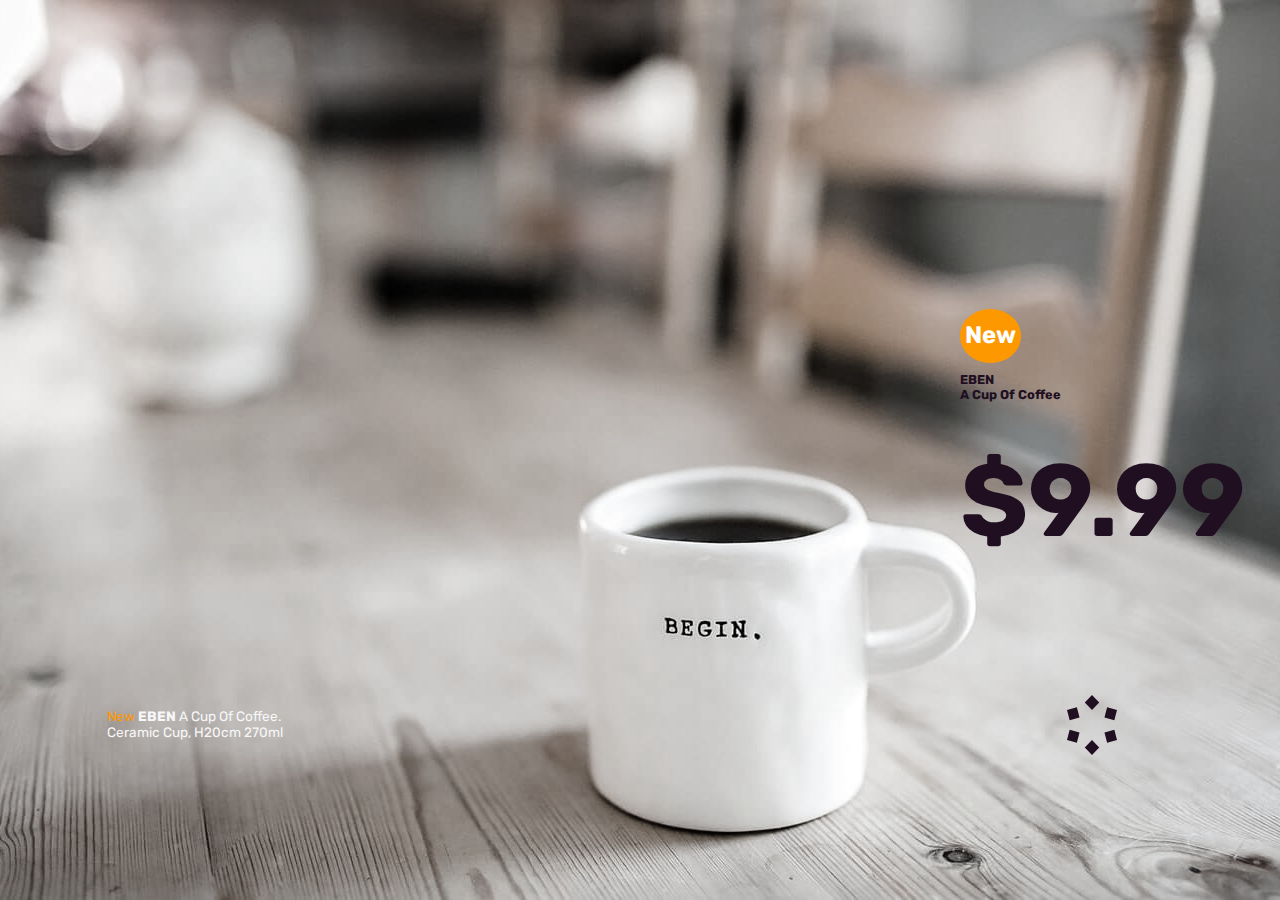
<file: 1/index.html>
<!DOCTYPE html>
<html lang="en">
  <head>
    <meta charset="UTF-8" />
    <meta name="viewport" content="width=device-width, initial-scale=1.0" />
    <meta http-equiv="X-UA-Compatible" content="ie=edge" />
    <title>Layout 1 Example using CSS Grid - Product Layout</title>
    <link href="https://fonts.googleapis.com/css?family=Rubik&display=swap" rel="stylesheet" />
    <link rel="stylesheet" href="css/app.css" />
  </head>
  <body>
    <article class="product">
      <img src="img/a-cup-of-coffee.jpg" alt="A cup of coffee" class="product__image" />
      <div class="product__info">
        <strong class="product__tag">New</strong>
        <h1 class="product__name"><span>Eben</span> <br /><span>A Cup Of Coffee</span></h1>
        <h2 class="product__price">$9.99</h2>
      </div>
      <div class="product__details">
        <p>
          <span>New</span> <strong>Eben</strong> A Cup Of Coffee. <br />
          Ceramic Cup, H20cm 270ml
        </p>
      </div>
      <svg
        class="logo"
        xmlns="http://www.w3.org/2000/svg"
        width="50"
        height="60"
        viewBox="0 0 50 60"
        fill="none"
        focusable="false"
        aria-label="logo"
      >
        <path
          d="M12.5325 22.5L9.87013 12.2973L0 15L2.66231 25.2703L12.5325 22.5ZM12.5325 37.5L2.66231 34.7297L0 45L9.87013 47.7027L12.5325 37.5ZM25 45L17.7922 52.5L25 60L32.2078 52.5L25 45ZM37.4675 37.5L40.1299 47.7703L50 45L47.3377 34.7297L37.4675 37.5ZM37.4675 22.5L47.3377 25.2703L50 15L40.1299 12.2973L37.4675 22.5ZM25 15L32.2078 7.49997L25 0L17.7922 7.49997L25 15Z"
          fill="#200f21"
        />
      </svg>
    </article>
  </body>
</html>
</file>
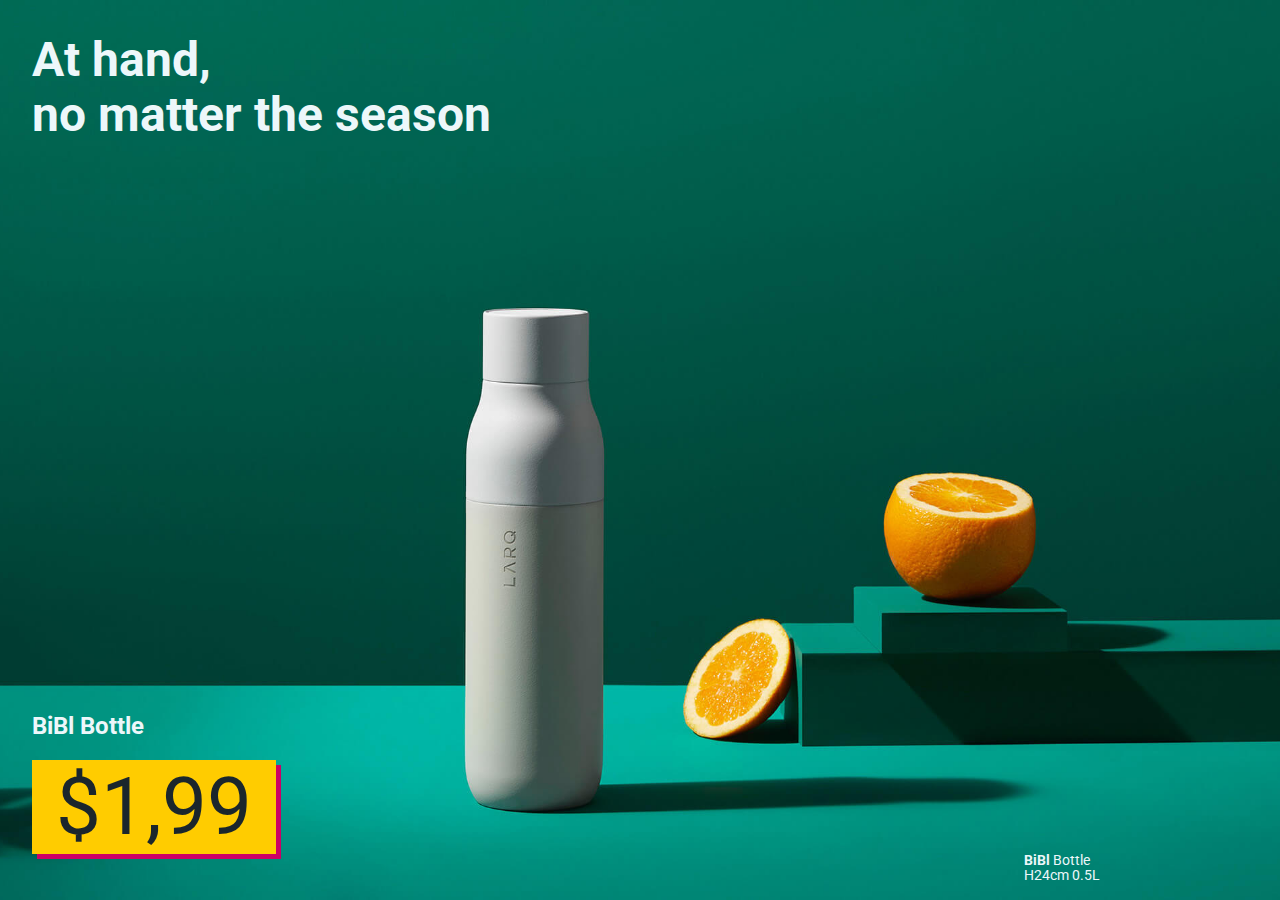
<file: 2/index.html>
<!DOCTYPE html>
<html lang="en">
  <head>
    <meta charset="UTF-8" />
    <meta name="viewport" content="width=device-width, initial-scale=1.0" />
    <meta http-equiv="X-UA-Compatible" content="ie=edge" />
    <title>Layout 2 Example using CSS Grid</title>
    <link href="https://fonts.googleapis.com/css?family=Roboto:400,700&display=swap" rel="stylesheet" />
    <link rel="stylesheet" href="css/app.css" />
  </head>
  <body>
    <article class="product">
      <img src="img/product.jpg" alt="BiBl bottle" class="product__image" />
      <h1 class="product__headline">
        At hand,<br />
        no matter the season
      </h1>
      <div class="product__information">
        <h2><span>BiBl</span> <span>Bottle</span></h2>
        <span class="product__price">$1,99</span>
      </div>
      <div class="product__details">
        <p><strong>BiBl</strong> Bottle</p>
        <p>H24cm 0.5L</p>
      </div>
    </article>
  </body>
</html>
</file>
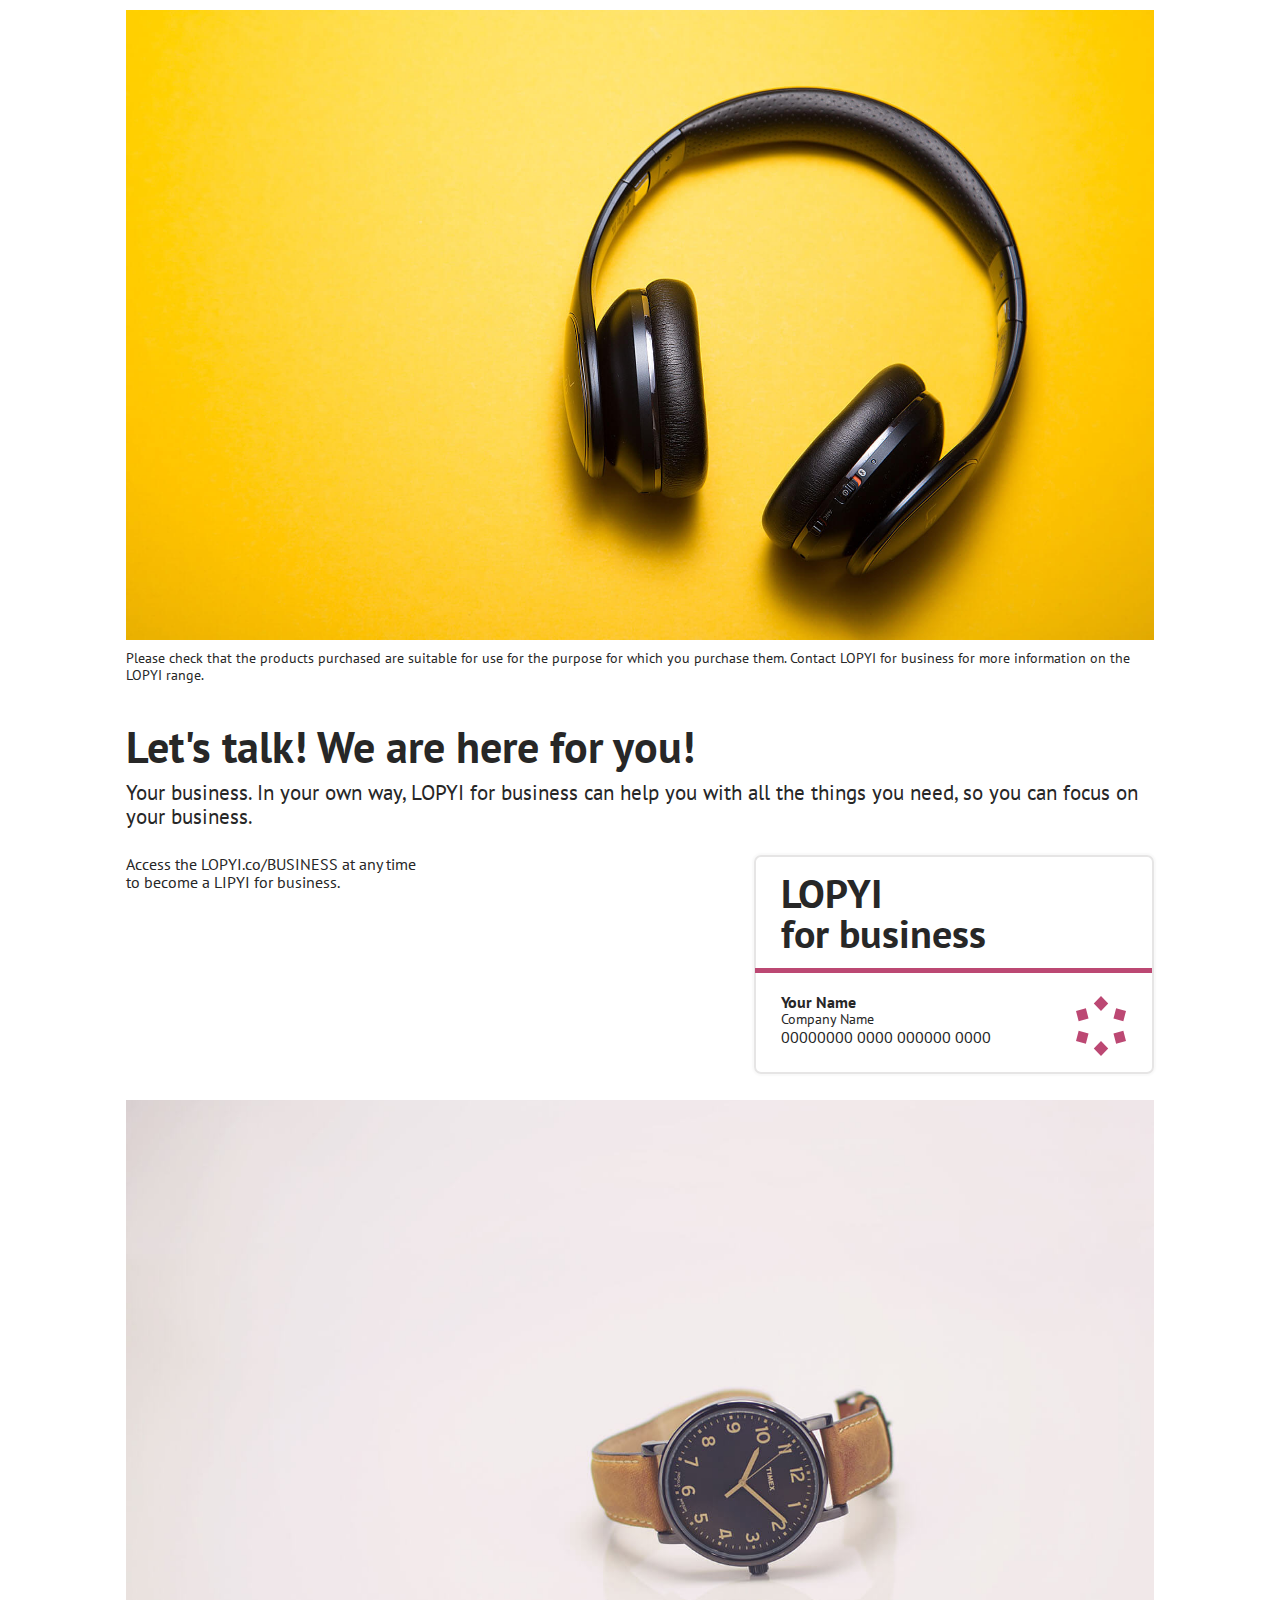
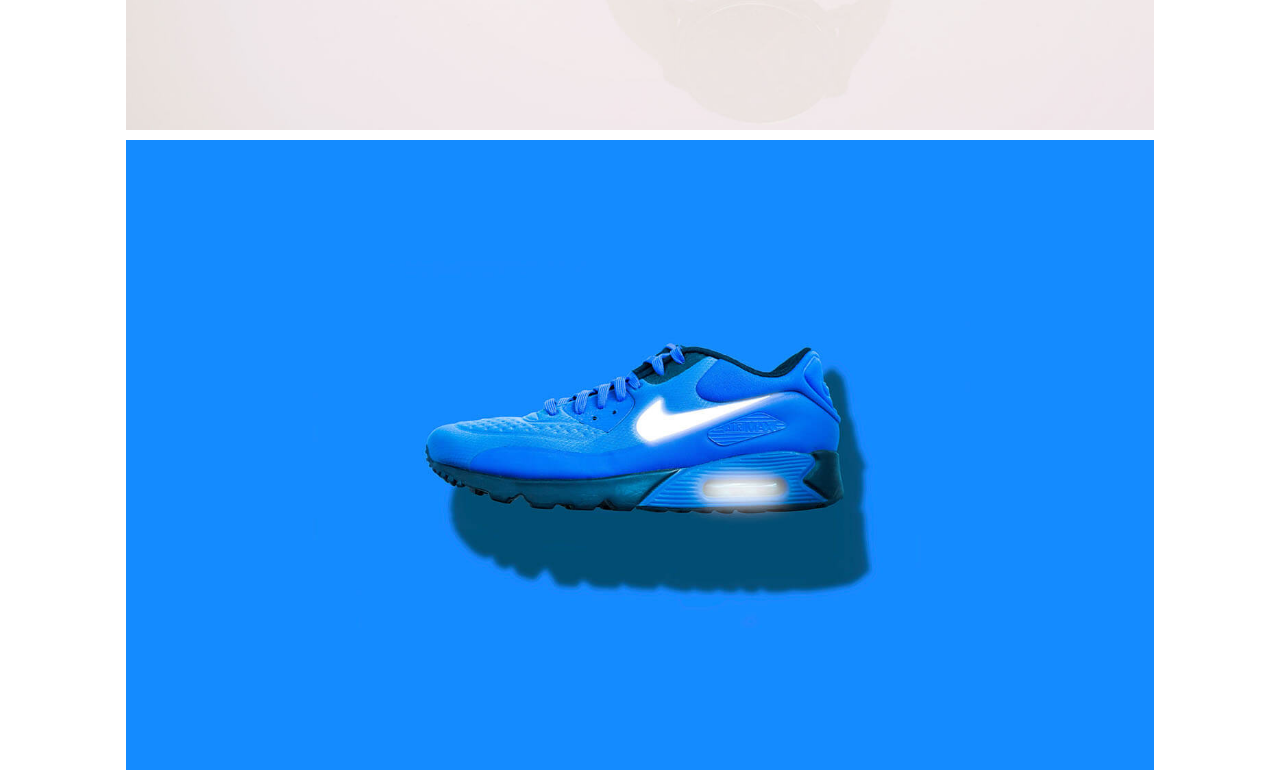
<file: 4/index.html>
<!DOCTYPE html>
<html lang="en">
  <head>
    <meta charset="UTF-8" />
    <meta name="viewport" content="width=device-width, initial-scale=1.0" />
    <meta http-equiv="X-UA-Compatible" content="ie=edge" />
    <title>Layout 4 Example using CSS Grid</title>
    <link href="https://fonts.googleapis.com/css?family=PT+Sans:400,700&display=swap" rel="stylesheet" />
    <link rel="stylesheet" href="app.css" />
  </head>
  <body>
    <section class="business">
      <img src="img/headphones.jpg" alt="black headphones on a yellow background" />
      <p>
        Please check that the products purchased are suitable for use for the purpose for which you purchase them.
        Contact LOPYI for business for more information on the LOPYI range.
      </p>

      <h1>Let's talk! We are here for you!</h1>
      <h2>
        Your business. In your own way, LOPYI for business can help you with all the things you need, so you can focus
        on your business.
      </h2>

      <p>
        Access the LOPYI.co/BUSINESS at any time to become a LIPYI for business.
      </p>
      <div class="business__card">
        <h3>
          LOPYI <br />
          for business
        </h3>
        <h4>Your Name</h4>
        <p>Company Name</p>
        <p aria-hidden="true">00000000 0000 000000 0000</p>
        <svg
          class="logo"
          xmlns="http://www.w3.org/2000/svg"
          width="50"
          height="60"
          viewBox="0 0 50 60"
          fill="none"
          focusable="false"
          aria-label="logo"
        >
          <path
            d="M12.5325 22.5L9.87013 12.2973L0 15L2.66231 25.2703L12.5325 22.5ZM12.5325 37.5L2.66231 34.7297L0 45L9.87013 47.7027L12.5325 37.5ZM25 45L17.7922 52.5L25 60L32.2078 52.5L25 45ZM37.4675 37.5L40.1299 47.7703L50 45L47.3377 34.7297L37.4675 37.5ZM37.4675 22.5L47.3377 25.2703L50 15L40.1299 12.2973L37.4675 22.5ZM25 15L32.2078 7.49997L25 0L17.7922 7.49997L25 15Z"
            fill="#bc4873"
          />
        </svg>
      </div>
      <img src="img/watch.jpg" alt="Watch on a light background" />
      <img src="img/shoe.jpg" alt="Shoe on the blue background" />
    </section>
  </body>
</html>
</file>
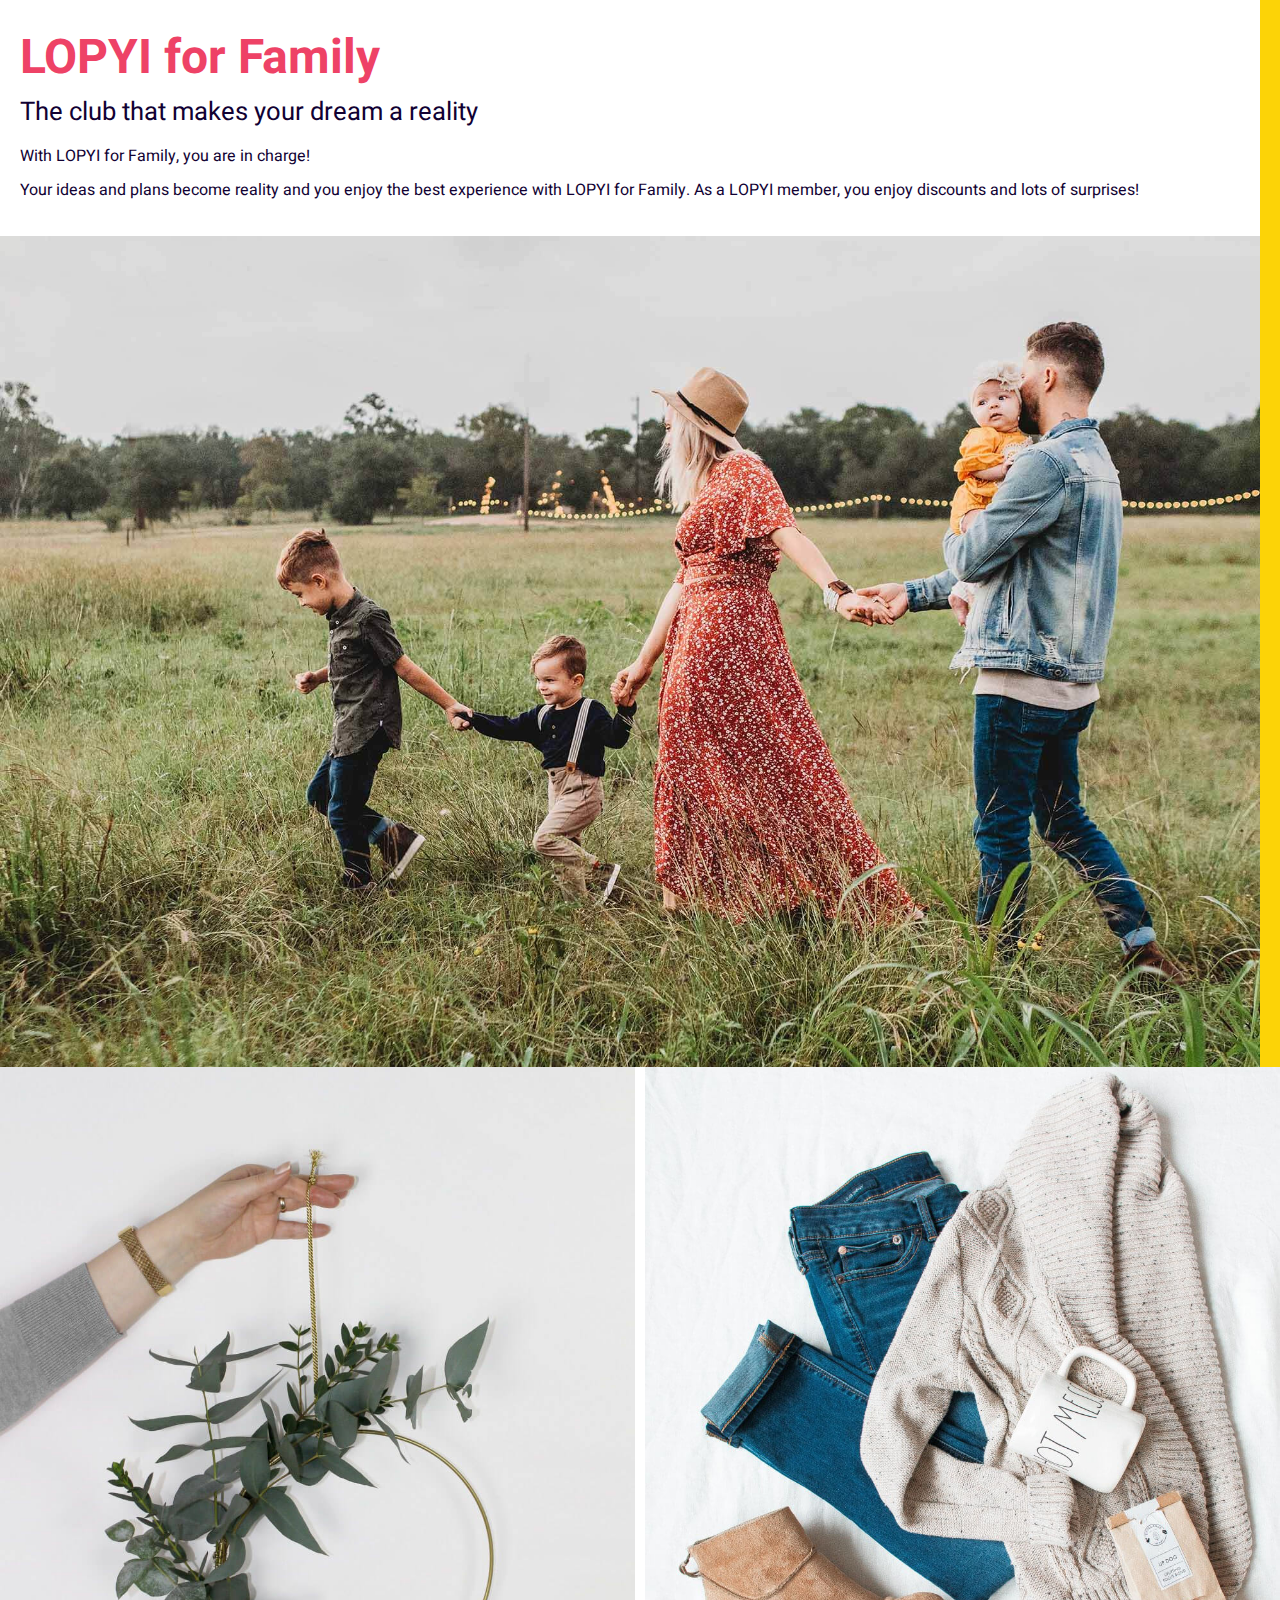
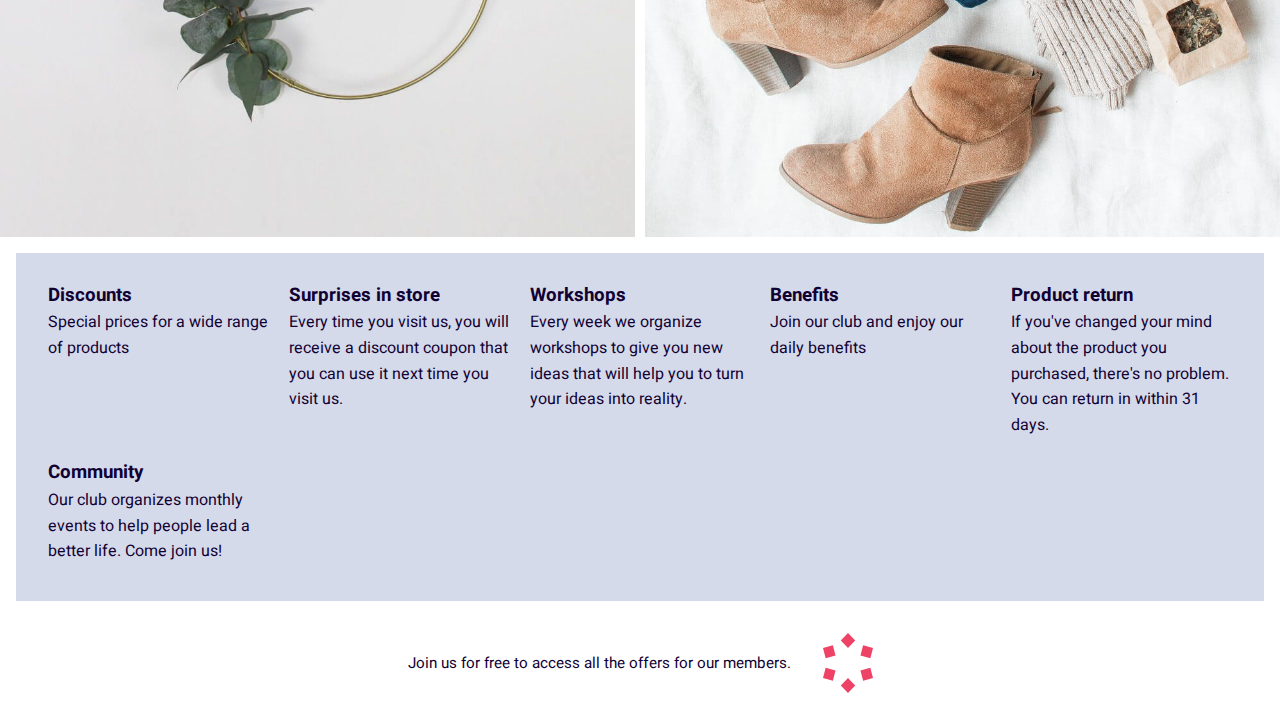
<file: 5/index.html>
<!DOCTYPE html>
<html lang="en">
  <head>
    <meta charset="UTF-8" />
    <meta name="viewport" content="width=device-width, initial-scale=1.0" />
    <meta http-equiv="X-UA-Compatible" content="ie=edge" />
    <title>Layout 5 Example using CSS Grid</title>
    <link href="https://fonts.googleapis.com/css?family=Heebo:400,700&display=swap" rel="stylesheet" />
    <link rel="stylesheet" href="css/app.css" />
  </head>
  <body>
    <main class="club">
      <h1 class="club__heading">LOPYI for Family</h1>
      <h2 class="club__subheading">The club that makes your dream a reality</h2>
      <p>With LOPYI for Family, you are in charge!</p>
      <p>
        Your ideas and plans become reality and you enjoy the best experience with LOPYI for Family. As a LOPYI member,
        you enjoy discounts and lots of surprises!
      </p>
      <img src="img/family.jpg" alt="woman holding man and toddler hands during daytime" />
      <div class="rect"></div>
      <img src="img/leaf-decor.jpg" alt="green hanging leaf decor" />
      <img src="img/clothes.jpg" alt="gray cardigan, blue jeans, and pair of brown chunky heeled shoes" />
      <article>
        <div class="club__benefits">
          <h3>Discounts</h3>
          <p>Special prices for a wide range of products</p>
        </div>
        <div class="club__benefits">
          <h3>Surprises in store</h3>
          <p>
            Every time you visit us, you will receive a discount coupon that you can use it next time you visit us.
          </p>
        </div>
        <div class="club__benefits">
          <h3>Workshops</h3>
          <p>
            Every week we organize workshops to give you new ideas that will help you to turn your ideas into reality.
          </p>
        </div>
        <div class="club__benefits">
          <h3>Benefits</h3>
          <p>Join our club and enjoy our daily benefits</p>
        </div>
        <div class="club__benefits">
          <h3>Product return</h3>
          <p>
            If you've changed your mind about the product you purchased, there's no problem. You can return in within 31
            days.
          </p>
        </div>
        <div class="club__benefits">
          <h3>Community</h3>
          <p>
            Our club organizes monthly events to help people lead a better life. Come join us!
          </p>
        </div>
      </article>
      <footer>
        <p>Join us for free to access all the offers for our members.</p>
        <svg
          class="logo"
          xmlns="http://www.w3.org/2000/svg"
          width="50"
          height="60"
          viewBox="0 0 50 60"
          fill="none"
          focusable="false"
          aria-label="logo"
        >
          <path
            d="M12.5325 22.5L9.87013 12.2973L0 15L2.66231 25.2703L12.5325 22.5ZM12.5325 37.5L2.66231 34.7297L0 45L9.87013 47.7027L12.5325 37.5ZM25 45L17.7922 52.5L25 60L32.2078 52.5L25 45ZM37.4675 37.5L40.1299 47.7703L50 45L47.3377 34.7297L37.4675 37.5ZM37.4675 22.5L47.3377 25.2703L50 15L40.1299 12.2973L37.4675 22.5ZM25 15L32.2078 7.49997L25 0L17.7922 7.49997L25 15Z"
            fill="#ee4266"
          />
        </svg>
      </footer>
    </main>
  </body>
</html>
</file>
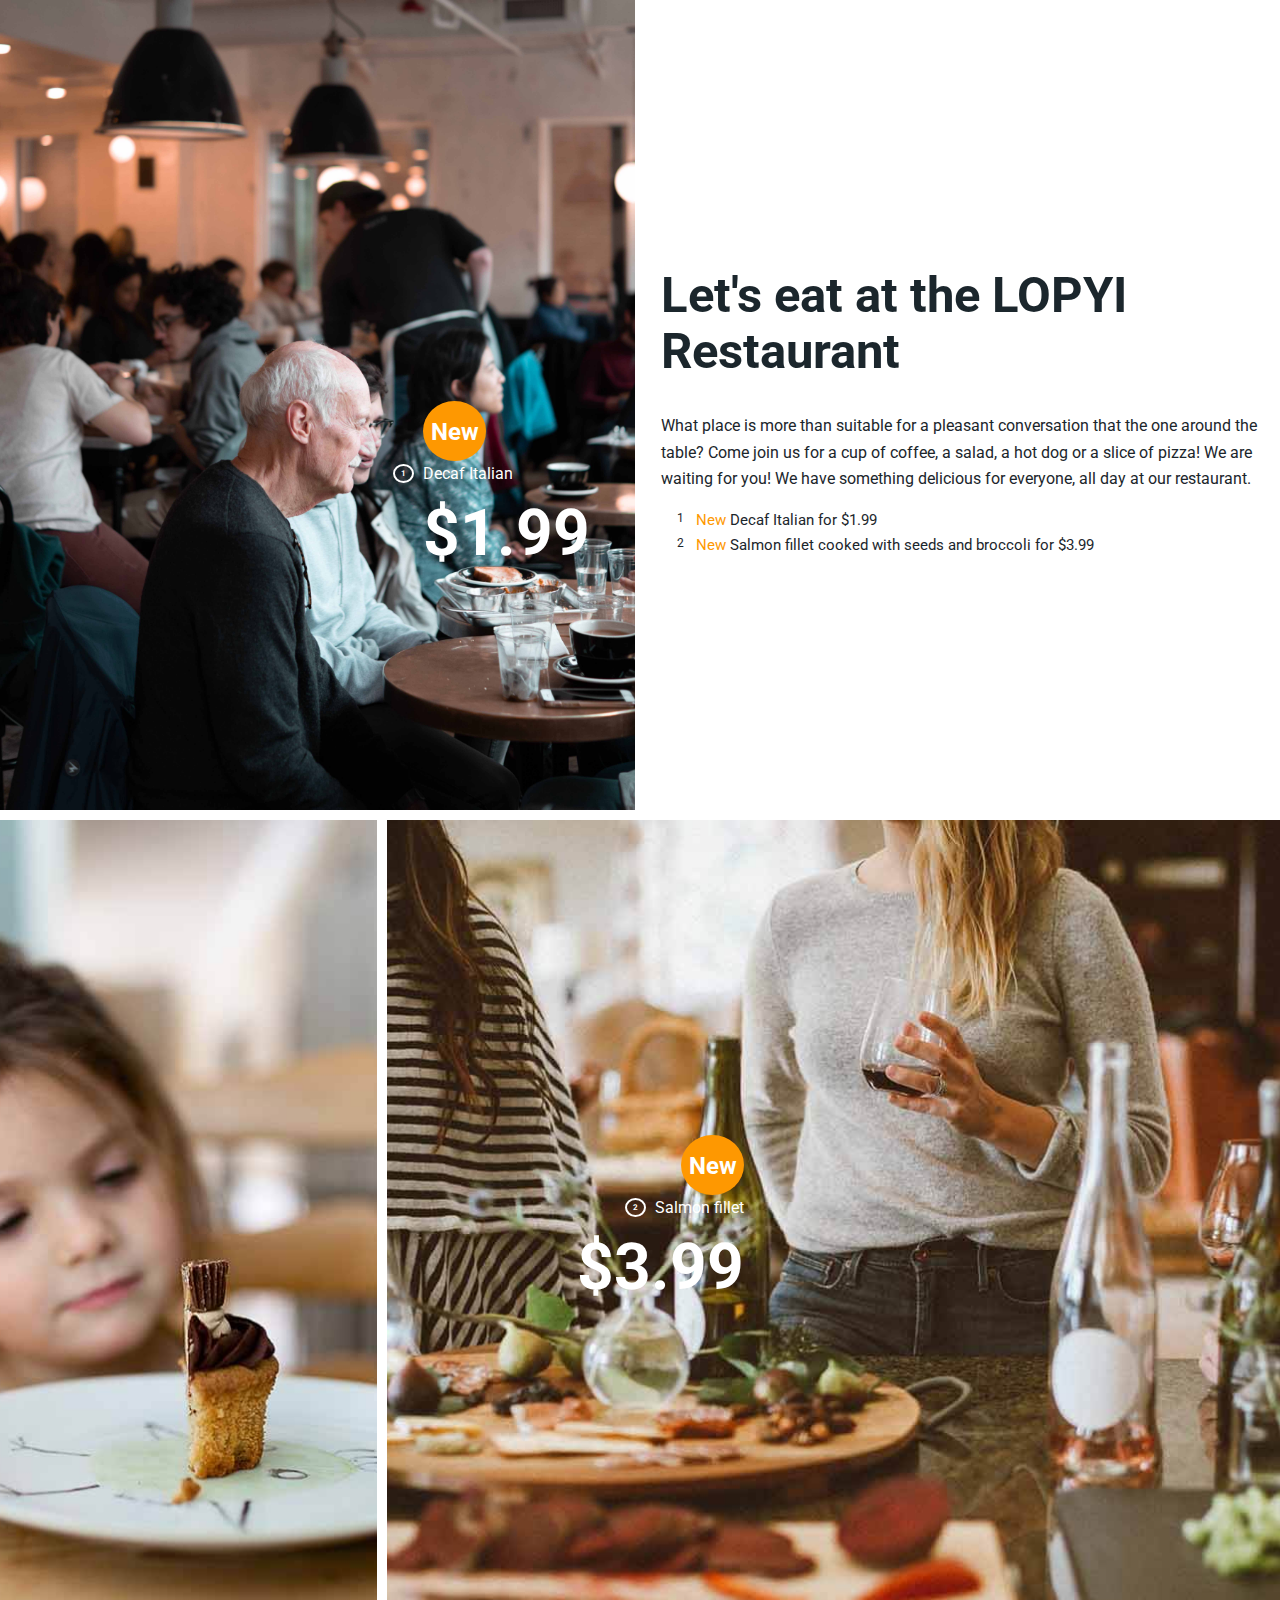
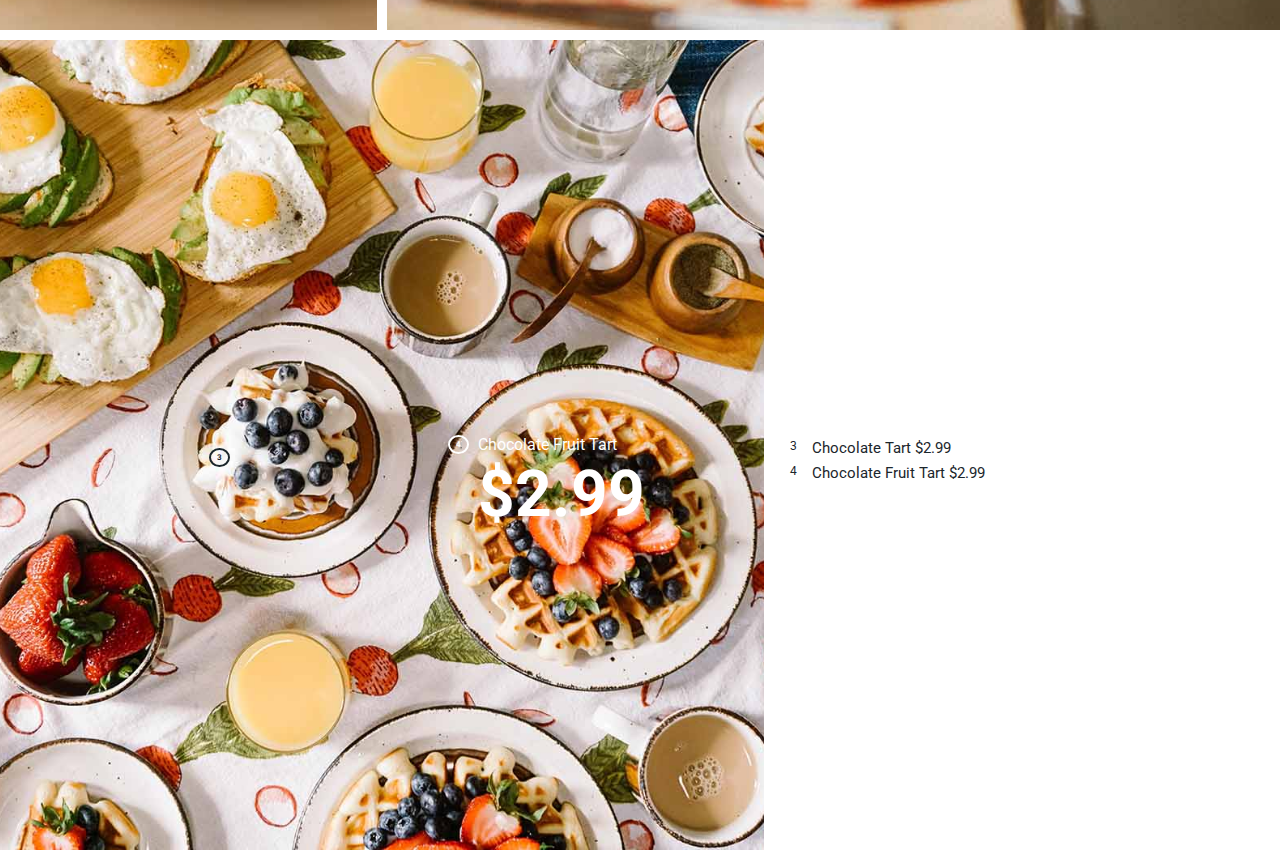
<file: 6/index.html>
<!DOCTYPE html>
<html lang="en">
  <head>
    <meta charset="UTF-8" />
    <meta name="viewport" content="width=device-width, initial-scale=1.0" />
    <meta http-equiv="X-UA-Compatible" content="ie=edge" />
    <meta name="description" content="Layout example using CSS Grid" />
    <title>Layout 6 Example using CSS Grid</title>
    <link href="https://fonts.googleapis.com/css?family=Roboto:400,700&display=swap" rel="stylesheet" />
    <link rel="stylesheet" href="css/app.css" />
  </head>
  <body>
    <main class="restaurant">
      <article class="restaurant--first-article">
        <h1 class="restaurant__heading">
          Let's eat at the LOPYI Restaurant
        </h1>
        <p>
          What place is more than suitable for a pleasant conversation that the one around the table? Come join us for a
          cup of coffee, a salad, a hot dog or a slice of pizza! We are waiting for you! We have something delicious for
          everyone, all day at our restaurant.
        </p>
        <ol class="initial">
          <li><span class="new-highlight">New</span> Decaf Italian for $1.99</li>
          <li><span class="new-highlight">New</span> Salmon fillet cooked with seeds and broccoli for $3.99</li>
        </ol>
      </article>
      <article class="restaurant--first-article-aside">
        <img src="img/photo1.jpg" alt="people sitting and gathering inside building" class="restaurant--product--one" />
        <span class="new restaurant--new-tag" aria-hidden="true">New</span>
        <span class="product restaurant--first-article-product">Decaf Italian</span>
        <span class="price restaurant--first-article-price">$1.99</span>
      </article>
      <article class="restaurant--second-article-aside">
        <img
          src="img/photo2.jpg"
          alt="two woman standing beside woman sitting in front of table"
          class="restaurant--product--three"
        />
        <span class="new" aria-hidden="true">New</span>
        <span class="product">Salmon fillet</span>
        <span class="price">$3.99</span>
      </article>
      <img src="img/photo3.jpg" alt="girl looking at the cake on plate" class="restaurant--product--two" />
      <article class="restaurant--third-article">
        <img
          src="img/photo4.jpg"
          alt="round white ceramic plate filled with waffle"
          class="restaurant--product--four"
        />
        <span class="product"></span>
        <span class="product">Chocolate Fruit Tart</span>
        <span class="price">$2.99</span>
      </article>
      <div class="restaurant--third-article-aside">
        <ol class="increment">
          <li data-prefix="3">Chocolate Tart $2.99</li>
          <li data-prefix="4">Chocolate Fruit Tart $2.99</li>
        </ol>
      </div>
    </main>
  </body>
</html>
</file>
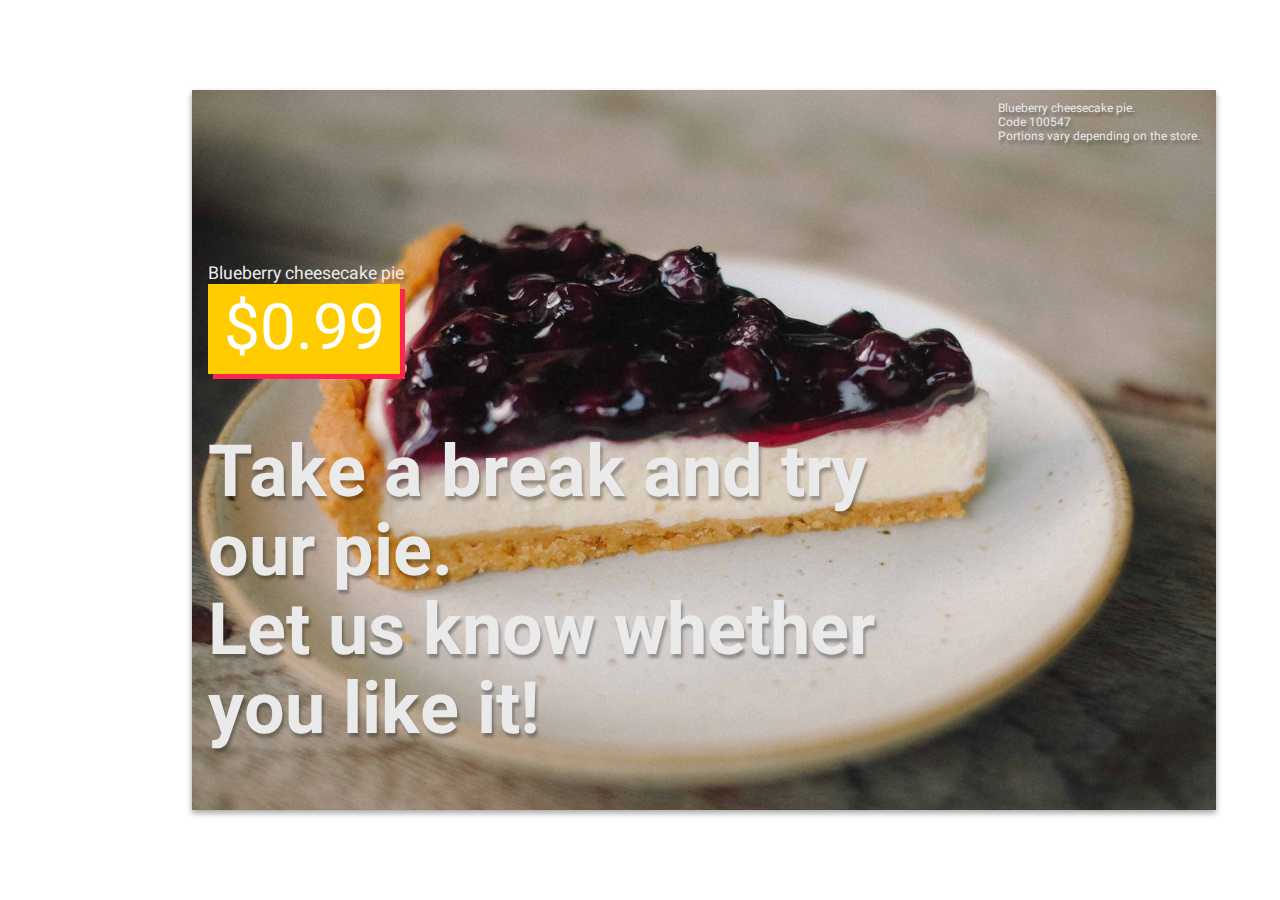
<file: 7/index.html>
<!DOCTYPE html>
<html lang="en">
  <head>
    <meta charset="UTF-8" />
    <meta name="viewport" content="width=device-width, initial-scale=1.0" />
    <meta http-equiv="X-UA-Compatible" content="ie=edge" />
    <meta name="description" content="Layout example using CSS Grid" />
    <title>Layout 7 Example using CSS Grid</title>
    <link href="https://fonts.googleapis.com/css?family=Heebo:400,700&display=swap" rel="stylesheet" />
    <link rel="stylesheet" href="css/app.css" />
  </head>
  <body>
    <main class="restaurant__product">
      <img
        src="img/cake.jpg"
        alt="slice blueberry cheesecake pie on white ceramic plate"
        class="restaurant__product-image"
      />
      <p>Blueberry cheesecake pie. <br />Code 100547 <br />Portions vary depending on the store.</p>
      <h1 class="restaurant__product-heading">
        Blueberry cheesecake pie
      </h1>
      <span class="restaurant__product-price">$0.99</span>
      <h2 class="restaurant__product-subheading">
        Take a break and try our pie. <br />
        Let us know whether you like it!
      </h2>
    </main>
  </body>
</html>
</file>
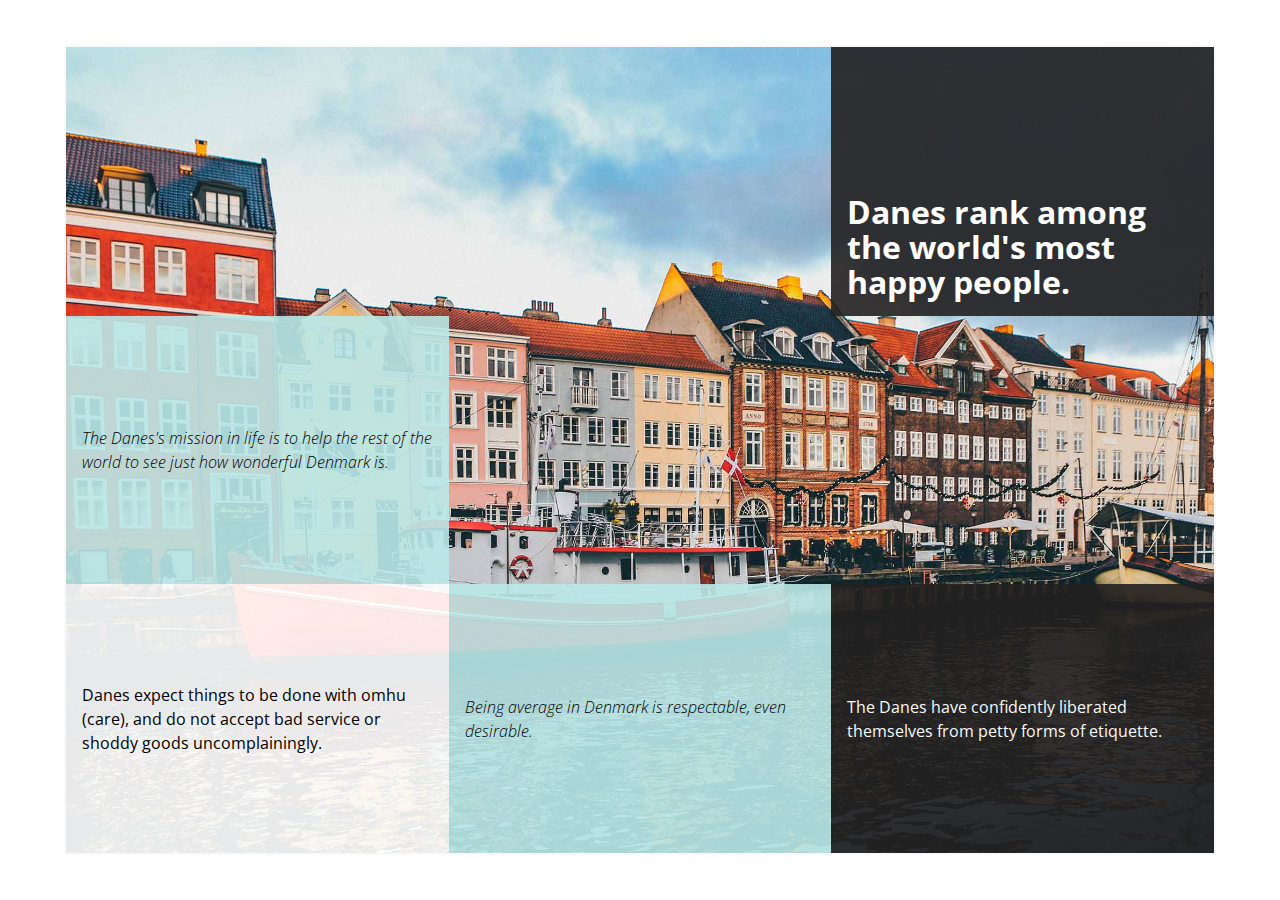
<file: 8/index.html>
<!DOCTYPE html>
<html lang="en">
  <head>
    <meta charset="UTF-8" />
    <meta name="viewport" content="width=device-width, initial-scale=1.0" />
    <meta http-equiv="X-UA-Compatible" content="ie=edge" />
    <meta name="description" content="Layout example using CSS Grid" />
    <title>Layout 8 Example using CSS Grid</title>
    <link href="https://fonts.googleapis.com/css?family=Open+Sans:400,400i,700&display=swap" rel="stylesheet" />
    <link rel="stylesheet" href="css/app.css" />
  </head>
  <body>
    <main>
      <article class="layout">
        <h1>Danes rank among the world's most happy people.</h1>
        <p>The Danes's mission in life is to help the rest of the world to see just how wonderful Denmark is.</p>
        <p>
          Danes expect things to be done with omhu (care), and do not accept bad service or shoddy goods
          uncomplainingly.
        </p>
        <p>Being average in Denmark is respectable, even desirable.</p>
        <p>The Danes have confidently liberated themselves from petty forms of etiquette.</p>
      </article>
    </main>
  </body>
</html>
</file>
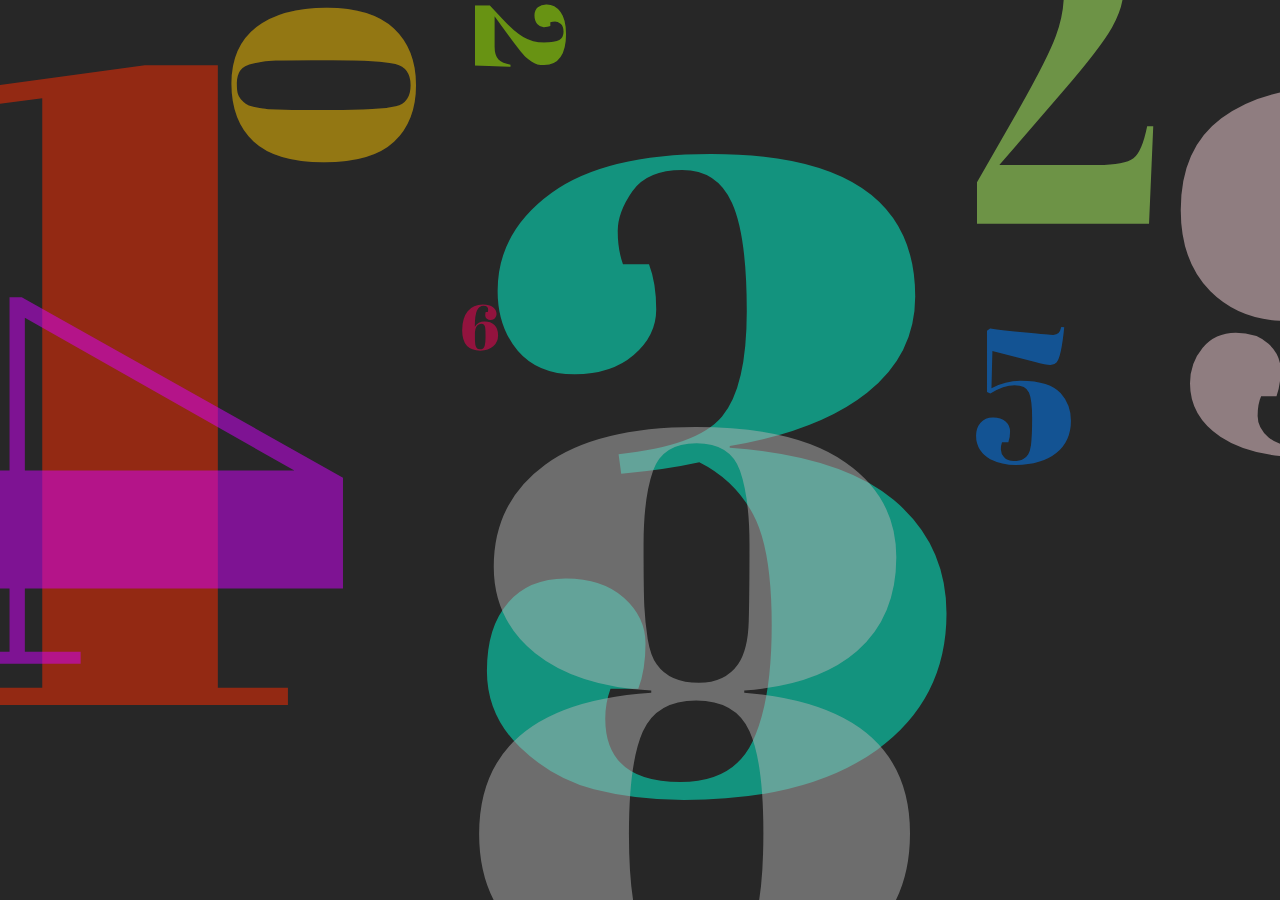
<file: 9/index.html>
<!DOCTYPE html>
<html lang="en">
  <head>
    <meta charset="UTF-8" />
    <meta name="viewport" content="width=device-width, initial-scale=1.0" />
    <meta http-equiv="X-UA-Compatible" content="ie=edge" />
    <meta name="description" content="Layout example using CSS Grid" />
    <title>Layout 9 Example using CSS Grid</title>
    <link href="https://fonts.googleapis.com/css?family=Abril+Fatface&display=swap" rel="stylesheet" />
    <link rel="stylesheet" href="css/app.css" />
  </head>
  <body>
    <main>
      <article>
        <span>0</span>
        <span>1</span>
        <span>2</span>
        <span>3</span>
        <span>4</span>
        <span>5</span>
        <span>6</span>
        <span>7</span>
        <span>8</span>
        <span>9</span>
      </article>
    </main>
  </body>
</html>
</file>
<file: 1/css/app.css>
:root {
  --orange-color: #fe9801;
}

*,
*:before,
*:after {
  box-sizing: border-box;
}

html {
  line-height: 1.15;
  -webkit-text-size-adjust: 100%;
}

body {
  margin: 0;
  height: 100vh;
  font-family: "Rubik", sans-serif;
  --light-orange: #deb881;
  --dark-grey: #200f21;
  color: var(--dark-grey);
  background-color: var(--light-orange);
}

.product {
  height: 100vh;
  display: flex;
  flex-direction: column;
}

.product__name {
  margin-top: 30px;
}

.product__image {
  position: relative;
  border-style: none;
}

.product__info {
  position: absolute;
  right: 10px;
  top: 30%;
}

.product__details {
  position: absolute;
  bottom: 0;
  left: 10px;
}

.logo {
  position: absolute;
  bottom: 0;
  right: 10px;
}

.product__image {
  display: block;
  width: 100%;
  height: 100%;
  -o-object-fit: cover;
  object-fit: cover;
  -o-object-position: bottom;
  object-position: bottom;
  -webkit-filter: grayscale(80%);
  filter: grayscale(80%);
  z-index: -1;
}

.product__tag {
  background-color: var(--orange-color);
  --white-color: #fff;
  color: var(--white-color);
  font-size: 1.5em;
  padding: 13px 5px;
  border-radius: 50%;
  font-weight: bolder;
}

.product__name {
  font-size: 0.8em;
}

.product__name span:nth-child(1) {
  text-transform: uppercase;
}

.product__price {
  font-size: 8vw;
  line-height: 10px;
}

.product__details {
  --light-grey: #f7f7f7;
  color: var(--light-grey);
  font-size: 0.85em;
}

.product__details span:nth-child(1) {
  color: var(--orange-color);
}

.product__details strong:nth-child(2) {
  text-transform: uppercase;
}

@supports (display: grid) {
  @media (min-width: 600px) {
    .product__image,
    .product__info,
    .product__details,
    .logo {
      position: static;
    }
    .product {
      display: grid;
      grid-template-columns: repeat(12, 1fr);
      grid-template-rows: 2fr 200px 2fr;
      align-items: center;
    }

    .product__image {
      grid-column: 1 / -1;
      grid-row: 1 / -1;
    }

    .product__name {
      margin-top: 10px;
    }

    .product__info {
      grid-column: 10 / 12;
      grid-row: 2;
      align-self: center;
      display: flex;
      flex-direction: column;
      align-items: flex-start;
    }

    .product__details {
      grid-row: 3;
      grid-column: 2 / 6;
    }

    .logo {
      grid-row: 3;
      grid-column: 11;
    }
  }
}
</file>
<file: 2/css/app.css>
:root {
  --lightwhite: #edf7fa;
}

*,
*:before,
*:after {
  box-sizing: border-box;
}

html {
  line-height: 1.15;
  -webkit-text-size-adjust: 100%;
}

body {
  height: 100vh;
  margin: 0;
  font-family: "Roboto", sans-serif;
  color: var(--lightwhite);
  --darkgreen: #004d3d;
  background-color: var(--darkgreen);
}

.product__image {
  width: 100vw;
  height: 100vh;
  -o-object-fit: cover;
  object-fit: cover;
  border-style: none;
}

.product {
  display: -ms-grid;
  display: grid;
  -ms-grid-columns: 4fr 1fr;
  grid-template-columns: 4fr 1fr;
  -ms-grid-rows: auto 1fr auto auto;
  grid-template-rows: auto 1fr auto auto;
}

.product__image {
  grid-column: 1 / 3;
  grid-row: 1 / 5;
}

.product__headline {
  -ms-grid-column: 1;
  -ms-grid-column-span: 1;
  grid-column: 1 / 2;
  -ms-grid-row: 1;
  -ms-grid-row-span: 1;
  grid-row: 1 / 2;
  color: var(--lightwhite);
  font-size: 3rem;
  padding-left: 2rem;
}

.product__information {
  -ms-grid-column: 1;
  -ms-grid-column-span: 1;
  grid-column: 1 / 2;
  -ms-grid-row: 3;
  grid-row: 3;
  padding-left: 2rem;
}

.product__price {
  --darkyellow: #ffcc00;
  --darkblack: #1b262c;
  --purple: #cc0066;
  font-size: 5rem;
  padding: 0 0.3em;
  background-color: var(--darkyellow);
  color: var(--darkblack);
  box-shadow: 5px 5px var(--purple);
}

.product__details {
  -ms-grid-column: 2;
  -ms-grid-column-span: 1;
  grid-column: 2 / 3;
  -ms-grid-row: 4;
  grid-row: 4;
}

.product__details p {
  margin: 0;
  font-size: 0.85em;
}

.product__details p:nth-child(2) {
  margin-bottom: 1rem;
}
</file>
<file: 4/app.css>
*,
*:before,
*:after {
  box-sizing: border-box;
}

html {
  line-height: 1.15;
  -webkit-text-size-adjust: 100%;
}

body {
  margin: 0;
  font-family: "PT Sans", sans-serif;
  color: #272727;
}

img {
  width: 100%;
  height: 70vh;
  -o-object-fit: cover;
  object-fit: cover;
  border-style: none;
}

.business {
  display: grid;
  grid-template-columns: 0.8fr 2fr 5fr 0.8fr;
  grid-gap: 10px;
  grid-template-areas:
    ". a a ."
    ". b b ."
    ". c c ."
    ". d d ."
    ". e e ."
    ". f f."
    ". g g ."
    ". h h .";
}

.business img:nth-of-type(1) {
  grid-area: a;
}

.business p:nth-of-type(1) {
  grid-area: b;
  margin: 0;
  font-size: 0.9em;
}

.business h1 {
  grid-area: c;
  margin-bottom: 0;
  font-size: 2.75em;
  line-height: 1.1;
}

.business h2 {
  grid-area: d;
  margin: 0;
  font-size: 1.3em;
  font-weight: normal;
}

.business p:nth-of-type(2) {
  grid-area: e;
}

.business__card {
  grid-area: f;
  margin: 1rem 0;
  padding: 1em 1.6em;
  border: 2px solid #e6e5e5;
  border-radius: 7px;
  box-shadow: 0px 0px 2px 2px #f9f9f9;
}

.business__card h3 {
  position: relative;
  margin-top: 0;
  font-size: 2.5em;
  line-height: 1;
}

.business__card h3:after {
  content: "";
  position: absolute;
  width: calc(100% + 1.3em);
  height: 5px;
  left: -26px;
  bottom: -20px;
  background: #bc4873;
}

.business__card p,
.business__card h4 {
  margin: 0;
}

.business__card .logo {
  display: block;
  margin-left: auto;
  margin-top: -50px;
}

.business img:nth-of-type(2) {
  grid-area: g;
}

.business img:nth-of-type(3) {
  grid-area: h;
  margin-bottom: 10px;
}

@media (min-width: 768px) {
  .business {
    grid-template-areas:
      ". . . ."
      ". a a ."
      ". b b ."
      ". c c ."
      ". d d ."
      ". e f ."
      ". g g ."
      ". h h .";
  }

  .business__card {
    justify-self: end;
    width: 80vh;
    max-width: 400px;
  }
}
</file>
<file: 5/css/app.css>
*,
*:before,
*:after {
  box-sizing: border-box;
}

html {
  line-height: 1.15;
  -webkit-text-size-adjust: 100%;
}

body {
  margin: 0;
  font-family: "Heebo", sans-serif;
  color: #110133;
}

img {
  max-width: 100%;
  display: block;
  -o-object-fit: cover;
  object-fit: cover;
  border-style: none;
}

p {
  margin: 0.25em 0;
  font-size: 1em;
  line-height: 1.6;
}

.club {
  display: -ms-grid;
  display: grid;
  -ms-grid-columns: 20px 2fr 10px 2fr 20px;
  grid-template-columns: 20px 2fr 10px 2fr 20px;
}

.club__heading {
  -ms-grid-column: 2;
  -ms-grid-column-span: 3;
  grid-column: 2 / 5;
  margin-bottom: 0.25em;
  font-size: 3em;
  line-height: 1.1;
  color: #ee4266;
}

.club__subheading {
  -ms-grid-column: 2;
  -ms-grid-column-span: 3;
  grid-column: 2 / 5;
  margin: 0;
  font-size: 1.6em;
  margin-bottom: 0.5em;
  line-height: 1.2;
  font-weight: normal;
}

.club p:nth-of-type(1) {
  -ms-grid-column: 2;
  -ms-grid-column-span: 3;
  grid-column: 2 / 5;
}

.club p:nth-of-type(2) {
  -ms-grid-column: 2;
  -ms-grid-column-span: 3;
  grid-column: 2 / 5;
  margin-bottom: 2em;
}

.rect {
  -ms-grid-column: 5;
  grid-column: 5;
  -ms-grid-row: 1;
  -ms-grid-row-span: 5;
  grid-row: 1 / 6;
  background: #fcd307;
}

img:nth-of-type(1) {
  -ms-grid-column: 1;
  -ms-grid-column-span: 4;
  grid-column: 1 / 5;
}

img:nth-of-type(2) {
  -ms-grid-column: 1;
  -ms-grid-column-span: 2;
  grid-column: 1 / 3;
}

img:nth-of-type(3) {
  -ms-grid-column: 4;
  -ms-grid-column-span: 2;
  grid-column: 4 / 6;
}

article {
  grid-column: 1 / -1;
  display: -ms-grid;
  display: grid;
  grid-template-columns: repeat(auto-fit, minmax(200px, 1fr));
  margin: 1rem;
  padding: 2rem;
  background-color: #d5daeb;
  grid-gap: 20px;
}

article h3 {
  margin: 0;
}

footer {
  padding: 1rem;
  grid-column: 1 / -1;
  display: flex;
  justify-content: center;
  align-items: center;
}

footer p {
  font-size: 0.95em;
}

footer .logo {
  margin-left: 2em;
}
</file>
<file: 6/css/app.css>
:root {
  --orange-color: #fe9801;
  --dark-black: #1b262c;
  --dark-blue: #333366;
  --white-color: #fff;
}

*,
*:after,
*:before {
  -webkit-box-sizing: border-box;
          box-sizing: border-box;
}

html {
  line-height: 1.15;
  -webkit-text-size-adjust: 100%;
}

::-moz-selection {
  background: var(--dark-blue);
  color: var(--white-color);
}

::selection {
  background: var(--dark-blue);
  color: var(--white-color);
}

body {
  margin: 0;
  font-family: "Roboto", sans-serif;
  color: var(--dark-black);
  line-height: 1.65;
}

.initial,
.increment {
  list-style-type: none;
  counter-reset: my-counter;
  margin: 1em;
  padding: 0;
}

.initial li,
.increment li {
  counter-increment: my-counter;
  font-size: 0.95em;
}

.initial li::before,
.increment li::before {
  content: counter(my-counter);
  margin-right: 1em;
  font-size: 0.8em;
  vertical-align: top;
  color: var(--dark-black);
}

.increment {
  counter-reset: lis;
}

.increment li {
  counter-increment: lis ".";
}

.increment li::before {
  content: attr(data-prefix) " ";
}

img {
  width: 100%;
  height: 90vmin;
  -o-object-fit: cover;
     object-fit: cover;
  display: block;
  border-style: none;
}

span.new-highlight {
  color: var(--orange-color);
}

span.new {
  padding: 0.5em 0.313em;
  font-size: 1.5em;
  font-weight: bold;
  border-radius: 50%;
  background: var(--orange-color);
  color: var(--white-color);
}

span.product {
  position: relative;
  color: var(--white-color);
}

span.product:before {
  content: "1";
  position: absolute;
  left: 0;
  padding: 1px 6px;
  margin-left: -30px;
  margin-top: 3px;
  font-size: 8px;
  border-radius: 50%;
  font-weight: bold;
  border: 2px solid var(--white-color);
}

span.price {
  font-size: 3em;
  font-size: 5vw;
  font-weight: bold;
  color: var(--white-color);
}

.restaurant--first-article {
  padding: 0 1em;
}

.restaurant__heading {
  font-size: 3.052em;
  line-height: 1.15;
}

.restaurant--first-article-aside {
  display: -ms-grid;
  display: grid;
  -ms-grid-columns: 1fr 3fr 2fr;
      grid-template-columns: 1fr 3fr 2fr;
  -ms-grid-rows: 0.7fr 60px 20px 100px 0.4fr;
      grid-template-rows: 0.7fr 60px 20px 100px 0.4fr;
  justify-items: start;
}

.restaurant--product--one {
  grid-column: 1 / -1;
  grid-row: 1 / -1;
  padding: 1em;
}

.restaurant--new-tag {
  -ms-grid-column: 3;
  -ms-grid-column-span: 1;
  grid-column: 3 / 4;
  -ms-grid-row: 2;
  grid-row: 2;
  margin-right: 2rem;
}

.restaurant {
  max-width: 800px;
  margin: 0 auto;
}

.restaurant img {
  margin-bottom: 10px;
}

@supports (display: grid) {
  @media (min-width: 768px) {
    .restaurant {
      max-width: initial;
      margin: initial;
      display: -ms-grid;
      display: grid;
      -ms-grid-columns: (1fr)[10];
          grid-template-columns: repeat(10, 1fr);
      grid-gap: 10px;
    }
    .restaurant img {
      margin-bottom: initial;
    }
  }
}

@media (min-width: 768px) {
  .restaurant--first-article {
    -ms-grid-column: 6;
    -ms-grid-column-span: 5;
    grid-column: 6 / 11;
    -ms-grid-row: 1;
    grid-row: 1;
    -ms-flex-item-align: center;
        -ms-grid-row-align: center;
        align-self: center;
  }
  .restaurant--first-article-aside {
    -ms-grid-column: 1;
    -ms-grid-column-span: 5;
    grid-column: 1 / 6;
    -ms-grid-row: 1;
    grid-row: 1;
  }
  .restaurant--product--one {
    padding: 0;
  }
}

.restaurant--first-article-product {
  -ms-grid-column: 3;
  -ms-grid-column-span: 1;
  grid-column: 3 / 4;
  -ms-grid-row: 3;
  grid-row: 3;
}

.restaurant--first-article-product:before {
  content: "1";
}

.restaurant--first-article-price {
  -ms-grid-column: 3;
  -ms-grid-column-span: 1;
  grid-column: 3 / 4;
  -ms-grid-row: 4;
  grid-row: 4;
  -ms-flex-item-align: start;
      -ms-grid-row-align: start;
      align-self: start;
}

.restaurant--product--two {
  -ms-grid-column: 1;
  -ms-grid-column-span: 3;
  grid-column: 1 / 4;
  -ms-grid-row: 2;
  grid-row: 2;
  padding: 0 1em;
}

@media (min-width: 768px) {
  .restaurant--product--two {
    padding: 0;
  }
}

.restaurant--second-article-aside {
  grid-column: 4 / -1;
  -ms-grid-row: 2;
  grid-row: 2;
  display: -ms-grid;
  display: grid;
  -ms-grid-columns: 2fr 2fr 1fr;
      grid-template-columns: 2fr 2fr 1fr;
  -ms-grid-rows: 0.5fr 60px 20px 100px 0.5fr;
      grid-template-rows: 0.5fr 60px 20px 100px 0.5fr;
  justify-items: end;
}

.restaurant--second-article-aside .new {
  -ms-grid-column: 1;
  grid-column: 1;
  -ms-grid-row: 2;
  grid-row: 2;
}

.restaurant--second-article-aside .product {
  -ms-grid-column: 1;
  grid-column: 1;
  -ms-grid-row: 3;
  grid-row: 3;
}

.restaurant--second-article-aside .product:before {
  content: "2";
}

.restaurant--second-article-aside .price {
  -ms-grid-column: 1;
  grid-column: 1;
  -ms-grid-row: 4;
  grid-row: 4;
}

.restaurant--product--three {
  grid-column: 1 / -1;
  grid-row: 1 / -1;
  padding: 0 1em 1em;
}

@media (min-width: 768px) {
  .restaurant--product--three {
    padding: 0;
  }
}

.restaurant--third-article {
  padding: 1em;
  -ms-grid-column: 1;
  -ms-grid-column-span: 6;
  grid-column: 1 / 7;
  display: -ms-grid;
  display: grid;
  -ms-grid-columns: (1fr)[6];
      grid-template-columns: repeat(6, 1fr);
}

@media (min-width: 768px) {
  .restaurant--third-article {
    padding: 0;
  }
}

.restaurant--third-article span {
  -ms-grid-row: 1;
  grid-row: 1;
}

.restaurant--third-article span.product {
  -ms-grid-column: 3;
  grid-column: 3;
}

.restaurant--third-article span.product:nth-of-type(1) {
  -ms-grid-column: 3;
  grid-column: 3;
  -ms-flex-item-align: center;
      -ms-grid-row-align: center;
      align-self: center;
}

.restaurant--third-article span.product:nth-of-type(1):before {
  content: "3";
  color: var(--dark-black);
  border-color: currentColor;
}

.restaurant--third-article span.product:nth-of-type(2) {
  -ms-grid-column: 5;
  grid-column: 5;
  -ms-flex-item-align: center;
      -ms-grid-row-align: center;
      align-self: center;
}

.restaurant--third-article span.product:nth-of-type(2):before {
  content: "4";
  border-color: currentColor;
}

.restaurant--third-article span.price {
  -ms-grid-column: 5;
  grid-column: 5;
  -ms-flex-item-align: center;
      -ms-grid-row-align: center;
      align-self: center;
  margin-top: 100px;
}

.restaurant--product--four {
  grid-column: 1 / -1;
  -ms-grid-row: 1;
  grid-row: 1;
}

.restaurant--product--five {
  height: 40vmin;
}

.restaurant--third-article-aside {
  -ms-grid-column: 7;
  -ms-grid-column-span: 4;
  grid-column: 7 / 11;
}

.restaurant--third-article-aside ol {
  display: -webkit-box;
  display: -ms-flexbox;
  display: flex;
  -webkit-box-orient: vertical;
  -webkit-box-direction: normal;
      -ms-flex-direction: column;
          flex-direction: column;
  -webkit-box-pack: center;
      -ms-flex-pack: center;
          justify-content: center;
  -ms-flex-line-pack: center;
      align-content: center;
  height: 100%;
}
/*# sourceMappingURL=app.css.map */
</file>
<file: 7/css/app.css>
:root {
  --light-white: #eaeaea;
  --text-shadow: 2px 4px 3px rgba(0, 0, 0, 0.3);
  --dark-blue: #1b262c;
}

*,
*:before,
*:after {
  -webkit-box-sizing: border-box;
          box-sizing: border-box;
}

html {
  line-height: 1.15;
  -webkit-text-size-adjust: 100%;
}

body {
  margin: 0;
  font-family: "Heebo", sans-serif;
}

img {
  width: 100%;
  height: 100%;
  -o-object-fit: cover;
     object-fit: cover;
  --dark-brown: #d89348;
  background: var(--dark-brown);
  border-style: none;
}

main {
  display: block;
}

.restaurant__product {
  max-width: 800px;
  margin: 0 auto;
}

.restaurant__product > :not(img) {
  margin-left: 1rem;
}

.restaurant__product p:nth-of-type(1) {
  font-size: 0.75em;
  text-shadow: none;
  color: var(--dark-blue);
}

.restaurant__product-heading {
  margin-bottom: 0;
  color: var(--dark-blue);
  text-shadow: none;
  font-size: 1.1em;
  font-weight: normal;
}

.restaurant__product-price {
  width: 15vw;
  display: inline-block;
  padding: 0.1em;
  text-align: center;
  line-height: 1.2;
  font-size: 5vw;
  color: #fff;
  background-color: #ffcc00;
  -webkit-box-shadow: 5px 5px #ff254f;
          box-shadow: 5px 5px #ff254f;
}

.restaurant__product-subheading {
  color: var(--dark-blue);
  font-size: 8vmin;
  line-height: 1.1;
  text-shadow: none;
}

@supports (display: grid) {
  .restaurant__product {
    max-width: initial;
    display: -ms-grid;
    display: grid;
    -ms-grid-columns: 3fr 1fr;
        grid-template-columns: 3fr 1fr;
    -ms-grid-rows: auto 5fr auto auto 3fr;
        grid-template-rows: auto 5fr auto auto 3fr;
    height: 85vh;
  }
  .restaurant__product p:nth-of-type(1) {
    grid-column: 1 / -1;
    -ms-grid-column-align: end;
        justify-self: end;
    margin-right: 1rem;
    -ms-grid-row: 1;
    grid-row: 1;
    color: var(--light-white);
    text-shadow: var(--text-shadow);
  }
  .restaurant__product > :not(img) {
    margin-left: 1rem;
  }
  @media (min-width: 48em) {
    .restaurant__product {
      height: 80vh;
      width: 80vw;
      margin: 10vh 15vw;
      -webkit-box-shadow: 0 3px 6px rgba(0, 0, 0, 0.16), 0 3px 6px rgba(0, 0, 0, 0.23);
              box-shadow: 0 3px 6px rgba(0, 0, 0, 0.16), 0 3px 6px rgba(0, 0, 0, 0.23);
    }
  }
  .restaurant__product-image {
    grid-column: 1 / -1;
    grid-row: 1 / -1;
  }
  .restaurant__product-heading {
    -ms-grid-column: 1;
    grid-column: 1;
    -ms-grid-row: 3;
    grid-row: 3;
    color: var(--light-white);
    text-shadow: var(--text-shadow);
  }
  .restaurant__product-price {
    -ms-grid-column: 1;
    grid-column: 1;
    -ms-grid-row: 4;
    grid-row: 4;
  }
  .restaurant__product-subheading {
    -ms-grid-column: 1;
    grid-column: 1;
    -ms-grid-row: 5;
    grid-row: 5;
    -ms-flex-item-align: end;
        -ms-grid-row-align: end;
        align-self: end;
    color: var(--light-white);
    text-shadow: var(--text-shadow);
  }
}
/*# sourceMappingURL=app.css.map */
</file>
<file: 8/css/app.css>
:root {
  --light-white: #f9f9f9;
  --dark-color: hsla(0, 4%, 13%, 0.9);
}

*,
*:before,
*:after {
  -webkit-box-sizing: border-box;
          box-sizing: border-box;
}

html {
  line-height: 1.15;
  -webkit-text-size-adjust: 100%;
}

body {
  margin: 0;
  font-family: "Open Sans", sans-serif;
}

main {
  display: block;
}

.layout {
  height: 100vh;
  padding: 20vh 0;
  --light-purple: #f67280;
  background-color: var(--light-purple);
  background: url("../img/copenhagen.jpg") no-repeat;
  background-size: cover;
  border: 2px solid var(--light-white);
}

.layout > * {
  display: -webkit-box;
  display: -ms-flexbox;
  display: flex;
  max-width: 1200px;
  margin: 0 10vh;
  padding: 1rem;
}

.layout > p {
  font-size: 1rem;
  line-height: 1.5;
}

.layout h1 {
  --white-color: #fff;
  color: var(--white-color);
  background: var(--dark-color);
  line-height: 1.1;
  -webkit-box-align: end;
      -ms-flex-align: end;
          align-items: flex-end;
}

.layout p:nth-of-type(1),
.layout p:nth-of-type(3) {
  --light--blue: hsla(180, 50%, 82%, 0.9);
  background: var(--light--blue);
  -webkit-box-align: center;
      -ms-flex-align: center;
          align-items: center;
  font-weight: 300;
  line-height: 1.5;
  font-style: italic;
}

.layout p:nth-of-type(2) {
  -webkit-box-align: start;
      -ms-flex-align: start;
          align-items: flex-start;
  --light-color: hsla(360, 0%, 100%, 0.9);
  background: var(--light-color);
  -webkit-box-align: center;
      -ms-flex-align: center;
          align-items: center;
}

.layout p:nth-of-type(4) {
  background: var(--dark-color);
  color: var(--light-white);
  -webkit-box-align: center;
      -ms-flex-align: center;
          align-items: center;
}

@supports (display: grid) {
  .layout {
    display: -ms-grid;
    display: grid;
    -ms-grid-columns: (1fr)[3];
        grid-template-columns: repeat(3, 1fr);
    -ms-grid-rows: (1fr)[3];
        grid-template-rows: repeat(3, 1fr);
    padding: 0;
  }
  .layout > * {
    margin: 0;
  }
  .layout h1 {
    -ms-grid-column: 3;
    grid-column: 3;
    -ms-grid-row: 1;
    grid-row: 1;
  }
  .layout p:nth-of-type(1) {
    -ms-grid-column: 1;
    grid-column: 1;
    -ms-grid-row: 2;
    grid-row: 2;
  }
  .layout p:nth-of-type(2) {
    -ms-grid-column: 1;
    grid-column: 1;
    -ms-grid-row: 3;
    grid-row: 3;
  }
  .layout p:nth-of-type(3) {
    -ms-grid-column: 2;
    grid-column: 2;
    -ms-grid-row: 3;
    grid-row: 3;
  }
  .layout p:nth-of-type(4) {
    -ms-grid-column: 3;
    grid-column: 3;
    -ms-grid-row: 3;
    grid-row: 3;
  }
  @media (min-width: 768px) {
    .layout {
      width: 90vw;
      height: 90vh;
      margin: 5vh auto;
      padding: 0;
    }
    .layout > * {
      max-width: auto;
      margin: 0;
    }
  }
}
/*# sourceMappingURL=app.css.map */
</file>
<file: 9/css/app.css>
*,
*:before,
*:after {
  -webkit-box-sizing: border-box;
          box-sizing: border-box;
}

body {
  margin: 0;
  font-family: sans-serif;
  height: 100vh;
  background: #272727;
  font-family: "Abril Fatface", cursive;
}

article {
  height: 100vh;
  display: -ms-grid;
  display: grid;
  -ms-grid-columns: (1fr)[4];
      grid-template-columns: repeat(4, 1fr);
  -ms-grid-rows: (1fr)[4];
      grid-template-rows: repeat(4, 1fr);
  overflow: hidden;
}

article span {
  font-size: 10rem;
  line-height: 1;
}

span:nth-child(1) {
  -ms-grid-column: 1;
  grid-column: 1;
  -ms-grid-row: 1;
  grid-row: 1;
  -webkit-writing-mode: sideways-rl;
      -ms-writing-mode: sideways-rl;
          writing-mode: sideways-rl;
  font-size: 20vw;
  color: rgba(255, 200, 0, 0.5);
}

span:nth-child(2) {
  -ms-grid-column: 1;
  grid-column: 1;
  grid-row: 1 / -1;
  margin-top: -10vmin;
  margin-left: -8vmin;
  font-size: 100vmin;
  color: rgba(255, 43, 0, 0.5);
}

span:nth-child(3) {
  -ms-grid-column: 2;
  grid-column: 2;
  -ms-grid-row: 1;
  grid-row: 1;
  -webkit-writing-mode: vertical-lr;
      -ms-writing-mode: tb-lr;
          writing-mode: vertical-lr;
  font-size: 10vw;
  color: rgba(170, 255, 0, 0.5);
}

span:nth-child(4) {
  -ms-grid-column: 2;
  grid-column: 2;
  grid-row: 1 / -1;
  font-size: 70vw;
  color: rgba(0, 255, 213, 0.5);
}

span:nth-child(5) {
  -ms-grid-column: 1;
  grid-column: 1;
  -ms-grid-row: 2;
  -ms-grid-row-span: 2;
  grid-row: 2 / 4;
  margin-left: -20vmin;
  -webkit-writing-mode: vertical-lr;
      -ms-writing-mode: tb-lr;
          writing-mode: vertical-lr;
  font-size: 50vw;
  color: rgba(213, 0, 255, 0.5);
}

span:nth-child(6) {
  -ms-grid-column: 3;
  grid-column: 3;
  -ms-grid-row: 2;
  grid-row: 2;
  font-size: 15vw;
  color: rgba(0, 128, 255, 0.5);
}

span:nth-child(7) {
  -ms-grid-column: 2;
  grid-column: 2;
  -ms-grid-row: 2;
  grid-row: 2;
  font-size: 5vw;
  color: rgba(255, 0, 85, 0.5);
}

span:nth-child(8) {
  -ms-grid-column: 3;
  grid-column: 3;
  -ms-grid-row: 1;
  grid-row: 1;
  margin-top: -10vmin;
  -webkit-writing-mode: horizontal-lr;
      -ms-writing-mode: horizontal-lr;
          writing-mode: horizontal-lr;
  -webkit-transform: rotate(180deg);
          transform: rotate(180deg);
  font-size: 30vw;
  color: rgba(179, 255, 102, 0.5);
}

span:nth-child(9) {
  -ms-grid-row: 2;
  grid-row: 2;
  -ms-grid-column: 2;
  -ms-grid-column-span: 1;
  grid-column: 2 / 3;
  font-size: 60vmax;
  color: rgba(179, 179, 179, 0.5);
}

span:nth-child(10) {
  -ms-grid-column: 4;
  grid-column: 4;
  grid-row: 1 / -1;
  color: rgba(247, 212, 218, 0.5);
  font-size: 40vw;
}
/*# sourceMappingURL=app.css.map */
</file>
